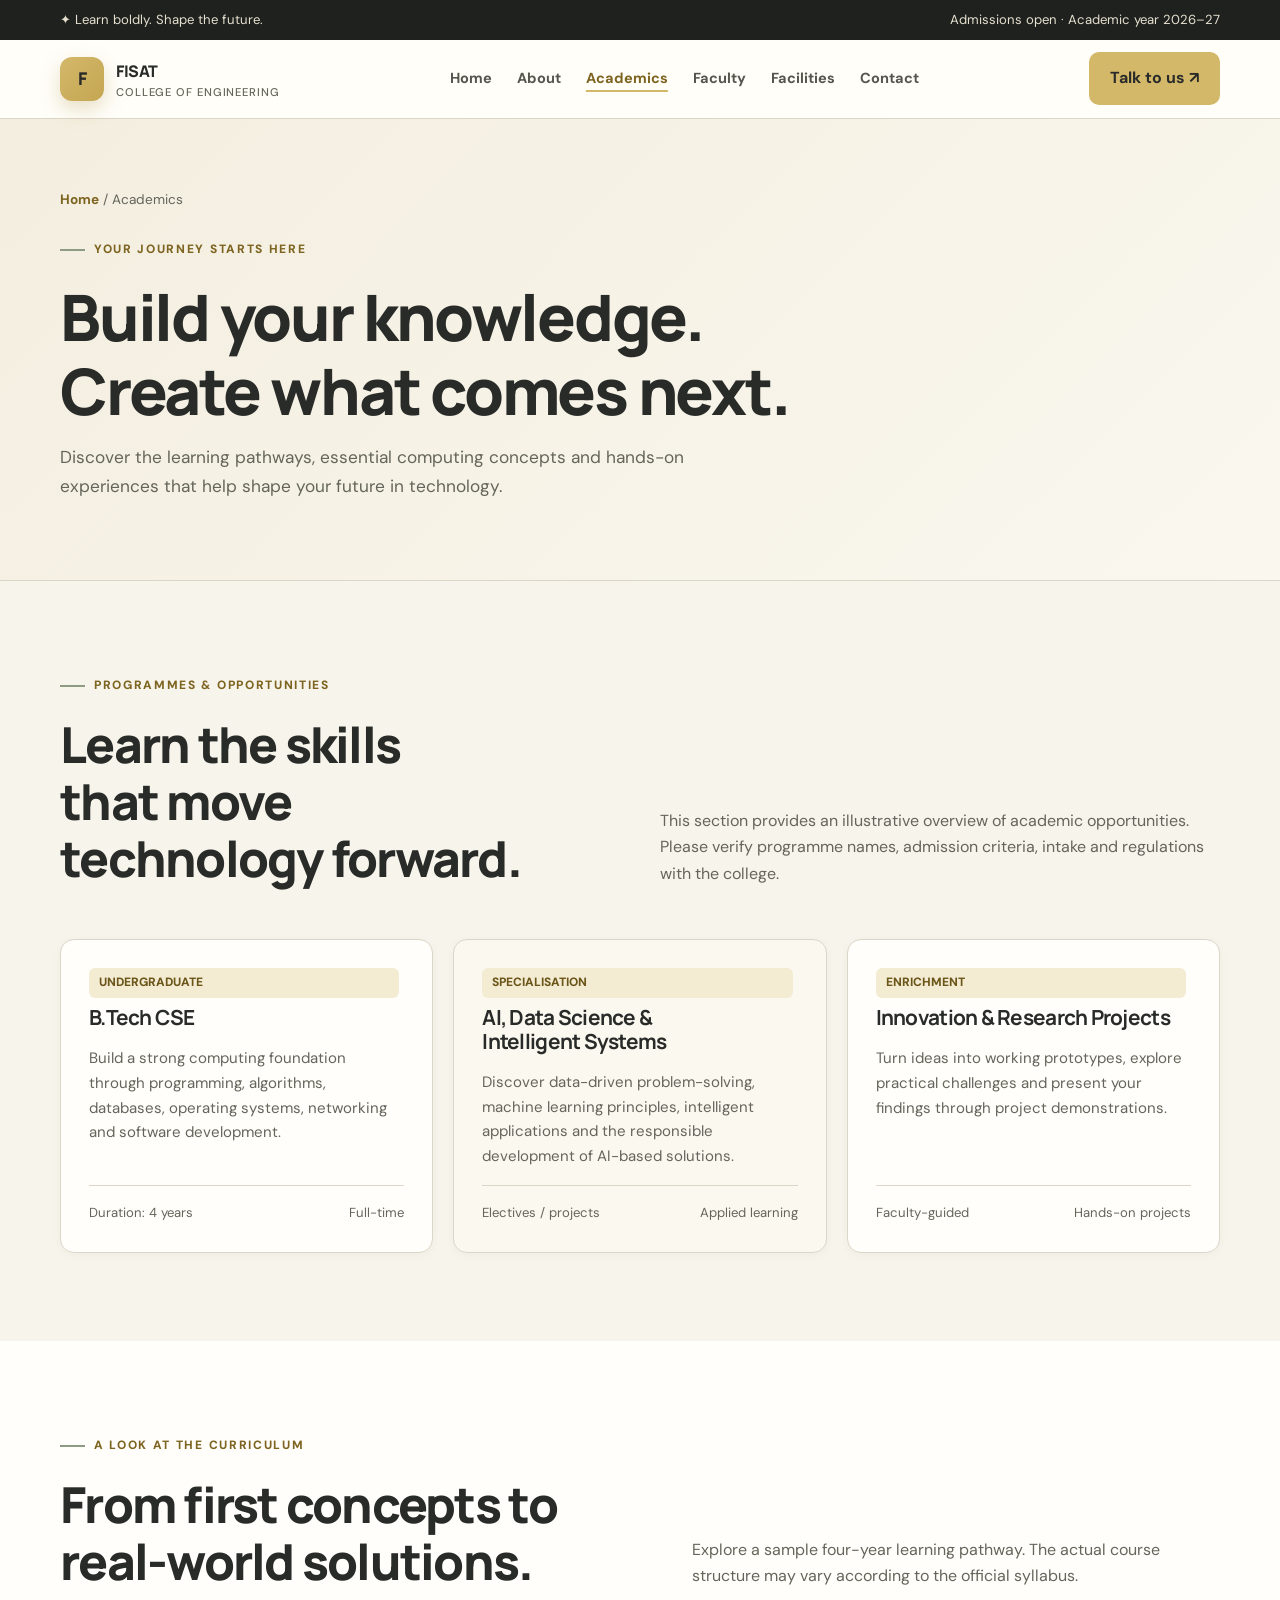
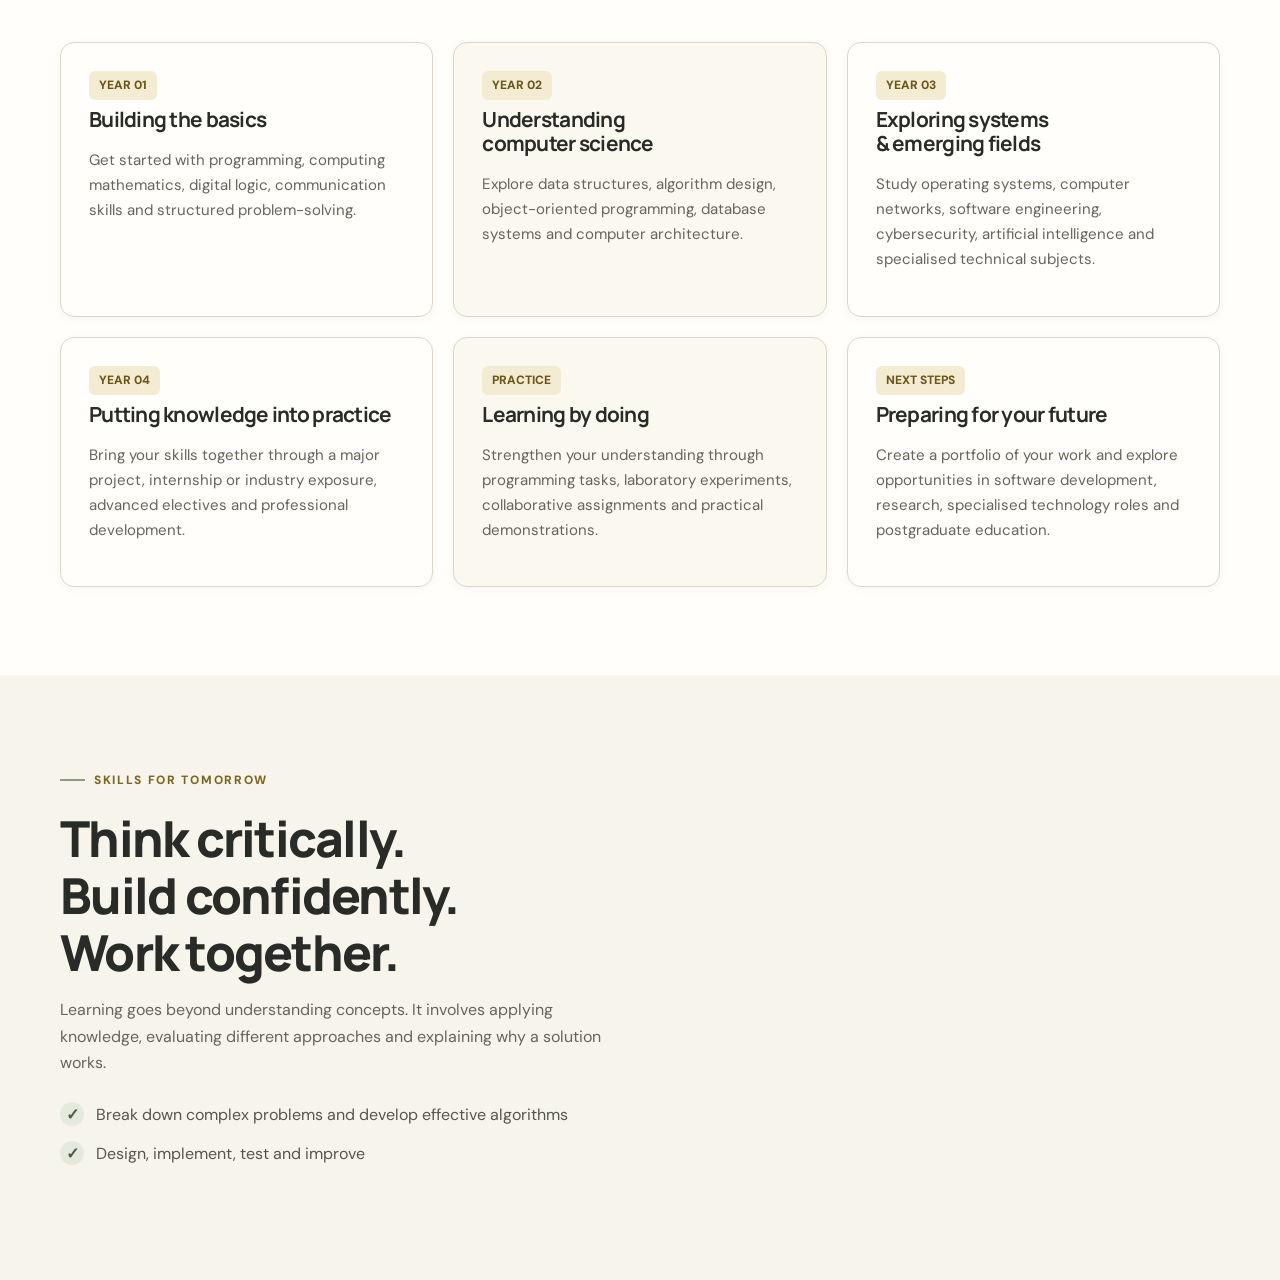
<file: academics.html>
<!doctype html>
<html lang="en">
  <head>
    <meta charset="UTF-8" />
    <meta name="viewport" content="width=device-width, initial-scale=1.0" />
    <meta
      name="description"
      content="Discover the B.Tech Computer Science and Engineering department at Federal Institute of Science and Technology, including its curriculum, learning opportunities and academic resources."
    />
    <title>Academics | Federal Institute of Science and Technology</title>
    <link rel="stylesheet" href="style.css" />
  </head>
  <body>
    <div class="topbar">
      <div class="container">
        <span>✦ Learn boldly. Shape the future.</span>
        <span>Admissions open · Academic year 2026–27</span>
      </div>
    </div>

    <header class="navbar">
      <div class="container nav-inner">
        <a class="brand" href="index.html">
          <span class="brand-mark">F</span>
          <span>FISAT <small>College of Engineering</small></span>
        </a>

        <button
          class="menu-toggle"
          aria-label="Toggle navigation"
          aria-expanded="false"
        >
          ☰
        </button>

        <nav class="nav-links" aria-label="Main navigation">
          <a href="index.html" data-page="index">Home</a>
          <a href="about.html" data-page="about">About</a>
          <a href="academics.html" data-page="academics" class="active">Academics</a>
          <a href="faculty.html" data-page="faculty">Faculty</a>
          <a href="facilities.html" data-page="facilities">Facilities</a>
          <a href="contact.html" data-page="contact">Contact</a>
        </nav>

        <a class="nav-cta" href="contact.html">Talk to us ↗</a>
      </div>
    </header>

    <main>
      <section class="page-hero">
        <div class="container">
          <div class="breadcrumbs">
            <a href="index.html">Home</a> / Academics
          </div>

          <span class="eyebrow">Your journey starts here</span>
          <h1>Build your knowledge.<br />Create what comes next.</h1>
          <p>
            Discover the learning pathways, essential computing concepts and
            hands-on experiences that help shape your future in technology.
          </p>
        </div>
      </section>

      <section class="section">
        <div class="container">
          <div class="section-head">
            <div>
              <span class="eyebrow">Programmes & opportunities</span>
              <h2>Learn the skills that move technology forward.</h2>
            </div>
            <p>
              This section provides an illustrative overview of academic
              opportunities. Please verify programme names, admission criteria,
              intake and regulations with the college.
            </p>
          </div>

          <div class="cards">
            <article class="card programme">
              <span class="tag">UNDERGRADUATE</span>
              <h3>B.Tech CSE</h3>
              <p>
                Build a strong computing foundation through programming,
                algorithms, databases, operating systems, networking and
                software development.
              </p>
              <div class="meta">
                <span>Duration: 4 years</span>
                <span>Full-time</span>
              </div>
            </article>

            <article class="card programme">
              <span class="tag">SPECIALISATION</span>
              <h3>AI, Data Science & Intelligent Systems</h3>
              <p>
                Discover data-driven problem-solving, machine learning
                principles, intelligent applications and the responsible
                development of AI-based solutions.
              </p>
              <div class="meta">
                <span>Electives / projects</span>
                <span>Applied learning</span>
              </div>
            </article>

            <article class="card programme">
              <span class="tag">ENRICHMENT</span>
              <h3>Innovation & Research Projects</h3>
              <p>
                Turn ideas into working prototypes, explore practical
                challenges and present your findings through project
                demonstrations.
              </p>
              <div class="meta">
                <span>Faculty-guided</span>
                <span>Hands-on projects</span>
              </div>
            </article>
          </div>
        </div>
      </section>

      <section class="section section-white" id="curriculum">
        <div class="container">
          <div class="section-head">
            <div>
              <span class="eyebrow">A look at the curriculum</span>
              <h2>From first concepts to real-world solutions.</h2>
            </div>
            <p>
              Explore a sample four-year learning pathway. The actual course
              structure may vary according to the official syllabus.
            </p>
          </div>

          <div class="cards">
            <article class="card">
              <span class="tag">YEAR 01</span>
              <h3>Building the basics</h3>
              <p>
                Get started with programming, computing mathematics, digital
                logic, communication skills and structured problem-solving.
              </p>
            </article>

            <article class="card">
              <span class="tag">YEAR 02</span>
              <h3>Understanding computer science</h3>
              <p>
                Explore data structures, algorithm design, object-oriented
                programming, database systems and computer architecture.
              </p>
            </article>

            <article class="card">
              <span class="tag">YEAR 03</span>
              <h3>Exploring systems & emerging fields</h3>
              <p>
                Study operating systems, computer networks, software
                engineering, cybersecurity, artificial intelligence and
                specialised technical subjects.
              </p>
            </article>

            <article class="card">
              <span class="tag">YEAR 04</span>
              <h3>Putting knowledge into practice</h3>
              <p>
                Bring your skills together through a major project, internship
                or industry exposure, advanced electives and professional
                development.
              </p>
            </article>

            <article class="card">
              <span class="tag">PRACTICE</span>
              <h3>Learning by doing</h3>
              <p>
                Strengthen your understanding through programming tasks,
                laboratory experiments, collaborative assignments and
                practical demonstrations.
              </p>
            </article>

            <article class="card">
              <span class="tag">NEXT STEPS</span>
              <h3>Preparing for your future</h3>
              <p>
                Create a portfolio of your work and explore opportunities in
                software development, research, specialised technology roles
                and postgraduate education.
              </p>
            </article>
          </div>
        </div>
      </section>

      <section class="section">
        <div class="container split">
          <div>
            <span class="eyebrow">Skills for tomorrow</span>
            <h2>Think critically. Build confidently. Work together.</h2>
            <p>
              Learning goes beyond understanding concepts. It involves applying
              knowledge, evaluating different approaches and explaining why a
              solution works.
            </p>

            <ul class="check-list">
              <li>Break down complex problems and develop effective algorithms</li>
              <li>Design, implement, test and improve
</file>
<file: style.css>
@import url("https://fonts.googleapis.com/css2?family=DM+Sans:wght@400;500;600;700&family=Manrope:wght@400;500;600;700;800&display=swap");

/* ==========================================================================
   Palette
   Original variable names are kept so every existing reference still works.
   --navy  → deep charcoal   --blue → readable mustard ink (text/links)
   --cyan  → sage            --paper → warm ivory
   ========================================================================== */
:root {
  --navy: #292b29;
  --blue: #7d6420;
  --cyan: #8d9b83;
  --ink: #292b29;
  --muted: #65655b;
  --paper: #f7f4ec;
  --white: #fffefa;
  --line: #dcd6c8;
  --shadow: 0 18px 44px rgba(58, 48, 24, 0.11);
  --radius: 14px;

  /* Extended palette */
  --mustard: #d4b86a;
  --mustard-deep: #a98c3a;
  --mustard-tint: #f3ecd3;
  --sage: #8d9b83;
  --sage-tint: #e5eadf;
  --sage-deep: #4f5e46;
  --stone: #dcd6c8;
  --terracotta: #b8755d;
  --terracotta-deep: #8f5340;
  --terracotta-tint: #f4e5de;
  --charcoal-deep: #1f211f;
}
* {
  box-sizing: border-box;
}
html {
  scroll-behavior: smooth;
  scroll-padding-top: 90px;
}
body {
  margin: 0;
  font-family: "DM Sans", sans-serif;
  color: var(--ink);
  background: var(--paper);
  line-height: 1.65;
  -webkit-font-smoothing: antialiased;
}
::selection {
  background: rgba(212, 184, 106, 0.45);
  color: var(--navy);
}
h1,
h2,
h3,
h4 {
  font-family: Manrope, sans-serif;
  line-height: 1.15;
  letter-spacing: -0.035em;
  margin: 0 0 16px;
  font-weight: 700;
}
h1,
h2 {
  font-weight: 800;
}
h1,
h2,
h3 {
  text-wrap: balance;
}
h1 {
  font-size: clamp(2.7rem, 6vw, 5.1rem);
}
h2 {
  font-size: clamp(2rem, 4vw, 3.1rem);
}
h3 {
  font-size: 1.3rem;
}
p {
  margin: 0 0 16px;
  color: var(--muted);
}
a {
  color: inherit;
  text-decoration: none;
}
.container {
  width: min(1160px, calc(100% - 40px));
  margin: auto;
}

/* Keyboard focus (visible, palette-matched) */
.nav-links a:focus-visible,
.btn:focus-visible,
.nav-cta:focus-visible,
.menu-toggle:focus-visible,
.text-link:focus-visible,
.faq summary:focus-visible,
.footer a:focus-visible {
  outline: 2px solid var(--mustard-deep);
  outline-offset: 3px;
  border-radius: 6px;
}

/* ---------- Top bar & navigation ---------- */
.topbar {
  background: var(--charcoal-deep);
  color: #e6e0cf;
  font-size: 0.82rem;
  padding: 9px 0;
}
.topbar .container {
  display: flex;
  justify-content: space-between;
  gap: 12px;
  flex-wrap: wrap;
}
.navbar {
  background: rgba(255, 254, 250, 0.94);
  backdrop-filter: blur(16px);
  border-bottom: 1px solid var(--line);
  position: sticky;
  top: 0;
  z-index: 20;
}
.nav-inner {
  min-height: 78px;
  display: flex;
  align-items: center;
  justify-content: space-between;
  gap: 24px;
}
.brand {
  display: flex;
  align-items: center;
  gap: 12px;
  font-family: Manrope, sans-serif;
  font-weight: 800;
  letter-spacing: -0.03em;
}
.brand-mark {
  width: 44px;
  height: 44px;
  display: grid;
  place-items: center;
  border-radius: 12px;
  color: var(--navy);
  background: linear-gradient(135deg, var(--mustard), #c4a652);
  font-size: 1.1rem;
  box-shadow: 0 8px 20px rgba(169, 140, 58, 0.28);
}
.brand small {
  display: block;
  font: 500 0.7rem "DM Sans";
  letter-spacing: 0.08em;
  color: var(--muted);
  text-transform: uppercase;
}
.nav-links {
  display: flex;
  align-items: center;
  gap: 25px;
}
.nav-links a {
  font-size: 0.91rem;
  font-weight: 700;
  color: #55564d;
  transition: 0.2s;
  text-decoration: underline;
  text-decoration-color: transparent;
  text-decoration-thickness: 2px;
  text-underline-offset: 7px;
}
.nav-links a:hover,
.nav-links a.active {
  color: var(--blue);
  text-decoration-color: var(--mustard);
}

/* ---------- Buttons ---------- */
.nav-cta,
.btn {
  display: inline-flex;
  align-items: center;
  justify-content: center;
  gap: 10px;
  border: 0;
  border-radius: 10px;
  padding: 13px 21px;
  background: var(--mustard);
  color: var(--navy);
  font-weight: 700;
  cursor: pointer;
  transition:
    transform 0.2s,
    box-shadow 0.2s,
    background-color 0.2s,
    border-color 0.2s;
}
.nav-cta:hover,
.btn:hover {
  transform: translateY(-1px);
  background: #dec77f;
  box-shadow: 0 10px 22px rgba(169, 140, 58, 0.28);
}
.nav-cta:active,
.btn:active {
  transform: translateY(0);
  background: #c9ab55;
  box-shadow: none;
}
.btn-light {
  background: var(--white);
  color: var(--navy);
  border: 1px solid var(--line);
}
.btn-light:hover {
  background: var(--white);
  border-color: var(--mustard-deep);
  box-shadow: 0 10px 22px rgba(58, 48, 24, 0.1);
}
.btn-outline {
  background: transparent;
  border: 1px solid #c4bca8;
  color: var(--navy);
}
.btn-outline:hover {
  background: rgba(212, 184, 106, 0.16);
  border-color: var(--mustard-deep);
  box-shadow: none;
}
.menu-toggle {
  display: none;
  background: none;
  border: 0;
  font-size: 1.7rem;
  color: var(--navy);
}

/* ---------- Eyebrow ---------- */
.eyebrow {
  display: inline-flex;
  align-items: center;
  gap: 9px;
  color: var(--blue);
  font-weight: 800;
  text-transform: uppercase;
  letter-spacing: 0.14em;
  font-size: 0.75rem;
  margin-bottom: 20px;
}
.eyebrow:before {
  content: "";
  width: 25px;
  height: 2px;
  background: var(--cyan);
}

/* ---------- Hero ---------- */
.hero {
  position: relative;
  overflow: hidden;
  padding: 90px 0 76px;
  background:
    radial-gradient(circle at 82% 25%, rgba(212, 184, 106, 0.24) 0, transparent 30%),
    linear-gradient(135deg, #f9f6ee, #f1ecdd);
}
.hero-grid {
  display: grid;
  grid-template-columns: 1.08fr 0.92fr;
  align-items: center;
  gap: 54px;
}
.hero p {
  font-size: 1.12rem;
  max-width: 610px;
}
.hero-actions {
  display: flex;
  gap: 12px;
  flex-wrap: wrap;
  margin: 28px 0 34px;
}
.hero-note {
  display: flex;
  align-items: center;
  gap: 12px;
  font-size: 0.9rem;
  color: #66665c;
}
.avatar-stack {
  display: flex;
}
.avatar-stack span {
  width: 34px;
  height: 34px;
  border-radius: 50%;
  display: grid;
  place-items: center;
  background: var(--sage-tint);
  border: 3px solid var(--white);
  margin-left: -8px;
  font-size: 0.7rem;
  font-weight: 800;
  color: var(--sage-deep);
}
.avatar-stack span:first-child {
  margin-left: 0;
}
.hero-art {
  position: relative;
  min-height: 430px;
  border-radius: 20px;
  overflow: hidden;
  background:
    radial-gradient(circle at 88% 8%, rgba(212, 184, 106, 0.22), transparent 42%),
    linear-gradient(145deg, #292b29, #343830 55%, #566150);
  box-shadow: 0 30px 70px rgba(41, 43, 41, 0.24);
  padding: 35px;
  color: var(--white);
  display: flex;
  flex-direction: column;
  justify-content: space-between;
}
.hero-art:before,
.hero-art:after {
  content: "";
  position: absolute;
  border: 1px solid rgba(212, 184, 106, 0.3);
  border-radius: 50%;
  width: 340px;
  height: 340px;
  right: -80px;
  top: -80px;
}
.hero-art:after {
  width: 240px;
  height: 240px;
  right: 10px;
  top: 30px;
}
.art-kicker,
.art-title,
.art-bottom {
  position: relative;
  z-index: 1;
}
.art-kicker {
  font-size: 0.8rem;
  letter-spacing: 0.15em;
  text-transform: uppercase;
  color: var(--mustard);
}
.art-title {
  font: 800 clamp(2rem, 4vw, 3.4rem) Manrope;
  max-width: 370px;
}
.art-bottom {
  display: flex;
  justify-content: space-between;
  align-items: end;
  gap: 15px;
}
.art-symbol {
  font-size: 5rem;
  line-height: 1;
  filter: drop-shadow(0 12px 20px rgba(0, 0, 0, 0.35));
}
.art-stat {
  padding: 15px 18px;
  background: rgba(255, 254, 250, 0.09);
  border: 1px solid rgba(255, 254, 250, 0.2);
  border-radius: 12px;
  backdrop-filter: blur(10px);
}
.art-stat strong {
  display: block;
  font: 800 1.8rem Manrope;
}
.art-stat span {
  font-size: 0.78rem;
  color: #e8e2d0;
}

/* ---------- Stats ---------- */
.stats {
  position: relative;
  margin-top: -1px;
  background: var(--white);
  border-bottom: 1px solid var(--line);
}
.stats-grid {
  display: grid;
  grid-template-columns: repeat(4, 1fr);
  padding: 27px 0;
}
.stat {
  padding: 5px 25px;
  border-right: 1px solid var(--line);
}
.stat:first-child {
  padding-left: 0;
}
.stat:last-child {
  border: 0;
}
.stat strong {
  display: block;
  font: 800 2rem Manrope;
  color: var(--navy);
}
.stat span {
  font-size: 0.85rem;
  color: var(--muted);
}

/* ---------- Sections ---------- */
.section {
  padding: 88px 0;
}
.section-white {
  background: var(--white);
}
.section-head {
  display: flex;
  justify-content: space-between;
  align-items: end;
  gap: 30px;
  margin-bottom: 36px;
}
.section-head > div {
  max-width: 650px;
}
.section-head p {
  max-width: 560px;
}
.text-link {
  color: var(--blue);
  font-weight: 800;
  text-decoration: underline;
  text-decoration-color: var(--mustard);
  text-decoration-thickness: 2px;
  text-underline-offset: 5px;
  transition: color 0.2s;
}
.text-link:hover {
  color: var(--navy);
}

/* ---------- Cards ---------- */
.cards {
  display: grid;
  grid-template-columns: repeat(3, 1fr);
  gap: 20px;
}
.card {
  background: var(--white);
  border: 1px solid var(--line);
  border-radius: var(--radius);
  padding: 28px;
  box-shadow: 0 2px 10px rgba(58, 48, 24, 0.04);
  transition: 0.25s;
}
.card:hover {
  transform: translateY(-2px);
  border-color: #cbc2a9;
  box-shadow: var(--shadow);
}
.cards .card:nth-child(3n + 2) {
  background: #fbf8f0;
}
.icon-box {
  width: 52px;
  height: 52px;
  border-radius: 12px;
  display: grid;
  place-items: center;
  background: var(--mustard-tint);
  color: var(--blue);
  font-size: 1.45rem;
  margin-bottom: 23px;
}
.cards .card:nth-child(3n + 2) .icon-box {
  background: var(--sage-tint);
  color: var(--sage-deep);
}
.cards .card:nth-child(3n) .icon-box {
  background: var(--terracotta-tint);
  color: var(--terracotta-deep);
}
.card p {
  font-size: 0.94rem;
}
.tag {
  display: inline-block;
  background: var(--mustard-tint);
  color: #6b5519;
  border-radius: 6px;
  padding: 5px 10px;
  font-size: 0.75rem;
  font-weight: 800;
  margin: 0 5px 8px 0;
}

/* ---------- Split / visual panel ---------- */
.split {
  display: grid;
  grid-template-columns: 1fr 1fr;
  gap: 60px;
  align-items: center;
}
.visual-panel {
  min-height: 390px;
  background: linear-gradient(140deg, #e6e9de, #f2efe2);
  border: 1px solid var(--line);
  border-radius: 20px;
  padding: 32px;
  position: relative;
  overflow: hidden;
}
.visual-panel .orb {
  position: absolute;
  width: 270px;
  height: 270px;
  border-radius: 50%;
  background: linear-gradient(135deg, var(--mustard), var(--terracotta));
  right: -30px;
  bottom: -70px;
  opacity: 0.92;
}
.visual-panel .mini-card {
  position: relative;
  z-index: 1;
  background: var(--white);
  border: 1px solid var(--line);
  border-radius: 14px;
  padding: 22px;
  width: min(290px, 90%);
  box-shadow: var(--shadow);
  margin: 18px 0;
}
.mini-card strong {
  font: 800 1.25rem Manrope;
  display: block;
}
.mini-card small {
  color: var(--muted);
}
.check-list {
  list-style: none;
  padding: 0;
  margin: 25px 0;
}
.check-list li {
  margin: 13px 0;
  color: #55564d;
  display: flex;
  gap: 12px;
}
.check-list li:before {
  content: "✓";
  display: grid;
  place-items: center;
  flex: 0 0 24px;
  height: 24px;
  border-radius: 50%;
  background: var(--sage-tint);
  color: var(--sage-deep);
  font-weight: 900;
}

/* ---------- Banner ---------- */
.banner {
  background: linear-gradient(120deg, #292b29, #3a3f36);
  color: var(--white);
  border-radius: 18px;
  padding: 44px;
  display: flex;
  align-items: center;
  justify-content: space-between;
  gap: 25px;
  box-shadow: inset 4px 0 0 var(--mustard);
}
.banner h2 {
  max-width: 620px;
}
.banner p {
  color: #d6d0bf;
}

/* ---------- Page heroes ---------- */
.page-hero {
  padding: 70px 0 64px;
  background: linear-gradient(135deg, #f3eedf, #faf7ef);
  border-bottom: 1px solid var(--line);
}
.page-hero h1 {
  font-size: clamp(2.6rem, 5vw, 4.3rem);
  max-width: 850px;
}
.breadcrumbs {
  font-size: 0.85rem;
  color: var(--muted);
  margin-bottom: 22px;
}
.breadcrumbs a {
  color: var(--blue);
  font-weight: 700;
}
.page-hero p {
  max-width: 680px;
  font-size: 1.08rem;
}
.faculty-hero {
  position: relative;
  overflow: hidden;
  color: var(--white);
  background:
    radial-gradient(ellipse at 88% 18%, rgba(212, 184, 106, 0.16), transparent 34%),
    linear-gradient(112deg, #292b29 0%, #343a33 58%, #4b5646 100%);
}
.faculty-hero .container {
  position: relative;
  z-index: 1;
}
.faculty-hero .breadcrumbs {
  color: #d3cdbb;
}
.faculty-hero .breadcrumbs a {
  color: var(--mustard);
}
.faculty-hero .eyebrow {
  color: var(--mustard);
}
.faculty-hero .eyebrow:before {
  background: var(--mustard);
}
.faculty-hero h1 {
  letter-spacing: 0;
}
.faculty-hero p {
  color: #e0dac8;
}

/* ---------- Faculty profiles ---------- */
.faculty-cards {
  grid-template-columns: repeat(auto-fit, minmax(min(100%, 290px), 1fr));
  gap: 24px;
}
.profile {
  padding: 0;
  overflow: hidden;
  border-radius: 10px;
}
.profile-top {
  height: 250px;
  position: relative;
  overflow: hidden;
  background: #d9d8cc;
}
.profile-top:after {
  content: "";
  position: absolute;
  inset: 35% 0 0;
  background: linear-gradient(transparent, rgba(31, 33, 31, 0.66));
  pointer-events: none;
}
.profile-top img {
  width: 100%;
  height: 100%;
  display: block;
  object-fit: cover;
  object-position: center 36%;
  transition: transform 0.45s ease;
}
.profile:hover .profile-top img {
  transform: scale(1.04);
}
.portrait-caption {
  position: absolute;
  z-index: 1;
  left: 20px;
  bottom: 17px;
  color: var(--white);
  font-size: 0.76rem;
  font-weight: 700;
  letter-spacing: 0.06em;
  text-transform: uppercase;
}
.profile-body {
  padding: 23px 24px 25px;
}
.profile-body p {
  margin-bottom: 10px;
}
.profile-body .role {
  font-size: 0.72rem;
  color: var(--blue);
  font-weight: 800;
  letter-spacing: 0.08em;
}
.faculty-notice {
  border-left: 3px solid var(--sage);
}

/* ---------- Programmes & facilities ---------- */
.programme {
  display: flex;
  flex-direction: column;
}
.programme .meta {
  display: flex;
  justify-content: space-between;
  gap: 10px;
  color: var(--muted);
  font-size: 0.82rem;
  border-top: 1px solid var(--line);
  padding-top: 16px;
  margin-top: auto;
}
.facility-art {
  height: 160px;
  border-radius: 12px;
  background: linear-gradient(135deg, #eee8d6, #e2e6d8);
  display: grid;
  place-items: center;
  font-size: 4rem;
  margin-bottom: 22px;
}

/* ---------- Contact & forms ---------- */
.contact-grid {
  display: grid;
  grid-template-columns: 0.85fr 1.15fr;
  gap: 25px;
}
.contact-item {
  display: flex;
  gap: 14px;
  margin: 25px 0;
}
.contact-item .icon-box {
  flex: 0 0 48px;
  width: 48px;
  height: 48px;
  margin: 0;
}
.form-card {
  background: var(--white);
  border: 1px solid var(--line);
  border-radius: 16px;
  padding: 32px;
  box-shadow: var(--shadow);
}
.form-grid {
  display: grid;
  grid-template-columns: 1fr 1fr;
  gap: 16px;
}
.field {
  display: flex;
  flex-direction: column;
  gap: 7px;
  margin-bottom: 16px;
}
.field label {
  font-size: 0.86rem;
  font-weight: 800;
  color: var(--navy);
}
.field input,
.field select,
.field textarea {
  width: 100%;
  padding: 13px 14px;
  border: 1px solid #d3ccba;
  border-radius: 8px;
  font: inherit;
  color: var(--ink);
  background: #fbf9f2;
  outline: none;
  transition:
    border-color 0.2s,
    box-shadow 0.2s,
    background-color 0.2s;
}
.field input::placeholder,
.field textarea::placeholder {
  color: #716f61;
  opacity: 1;
}
.field input:hover,
.field select:hover,
.field textarea:hover {
  border-color: #bdb49c;
}
.field input:focus,
.field select:focus,
.field textarea:focus {
  border-color: var(--mustard-deep);
  background: var(--white);
  box-shadow: 0 0 0 3px rgba(212, 184, 106, 0.38);
}
.field textarea {
  min-height: 130px;
  resize: vertical;
}
.notice {
  padding: 14px 16px;
  border-radius: 8px;
  background: var(--sage-tint);
  border: 1px solid #cbd4c2;
  color: #3f5236;
  margin-top: 14px;
  display: none;
}

/* ---------- Footer ---------- */
.footer {
  background: var(--charcoal-deep);
  color: var(--paper);
  padding: 56px 0 24px;
}
.footer-grid {
  display: grid;
  grid-template-columns: 1.5fr 1fr 1fr 1fr;
  gap: 35px;
  padding-bottom: 35px;
}
.footer p,
.footer a {
  color: #b9b4a3;
  font-size: 0.9rem;
  transition: color 0.2s;
}
.footer .brand small {
  color: #a09c8c;
}
.footer h4 {
  font-size: 1rem;
  letter-spacing: 0;
  margin-bottom: 18px;
  color: var(--paper);
}
.footer-links {
  display: grid;
  gap: 10px;
}
.footer a:hover {
  color: var(--mustard);
}
.footer-bottom {
  border-top: 1px solid #3b3e3a;
  padding-top: 20px;
  display: flex;
  justify-content: space-between;
  gap: 15px;
  flex-wrap: wrap;
  color: #a09c8c;
  font-size: 0.82rem;
}

/* ---------- FAQ & notices ---------- */
.faq {
  border-bottom: 1px solid var(--line);
  padding: 18px 0;
}
.faq summary {
  font-weight: 800;
  cursor: pointer;
  transition: color 0.2s;
}
.faq summary:hover {
  color: var(--blue);
}
.faq p {
  margin: 12px 0 0;
}
.notice-box {
  padding: 18px 20px;
  background: #f6efd8;
  border: 1px solid #e6d9a8;
  border-radius: 10px;
  color: #6b5519;
  font-size: 0.9rem;
}

/* ==========================================================================
   Responsive
   ========================================================================== */
@media (max-width: 900px) {
  .nav-links {
    gap: 14px;
  }
  .nav-links a {
    font-size: 0.83rem;
  }
  .hero-grid,
  .split,
  .contact-grid {
    grid-template-columns: 1fr;
  }
  .hero-art {
    min-height: 360px;
  }
  .cards {
    grid-template-columns: repeat(2, 1fr);
  }
  .footer-grid {
    grid-template-columns: repeat(2, 1fr);
  }
}
@media (max-width: 700px) {
  .topbar .container {
    justify-content: center;
    text-align: center;
  }
  .nav-inner {
    min-height: 70px;
  }
  .menu-toggle {
    display: block;
  }
  .nav-cta {
    display: none;
  }
  .nav-links {
    display: none;
    position: absolute;
    top: 70px;
    left: 0;
    right: 0;
    background: var(--white);
    padding: 18px 22px 24px;
    border-bottom: 1px solid var(--line);
    box-shadow: var(--shadow);
    flex-direction: column;
    align-items: stretch;
  }
  .nav-links.open {
    display: flex;
  }
  .nav-links a {
    padding: 8px 0;
    font-size: 0.95rem;
  }
  .hero {
    padding: 60px 0;
  }
  .hero-grid {
    gap: 30px;
  }
  .hero-art {
    min-height: 330px;
    padding: 25px;
  }
  .stats-grid {
    grid-template-columns: repeat(2, 1fr);
    gap: 18px;
  }
  .stat {
    padding: 8px 12px;
    border: 0;
  }
  .stat:first-child {
    padding-left: 12px;
  }
  .section {
    padding: 64px 0;
  }
  .section-head {
    display: block;
  }
  .cards {
    grid-template-columns: 1fr;
  }
  .banner {
    padding: 30px;
    display: block;
  }
  .banner .btn {
    margin-top: 10px;
  }
  .form-grid {
    grid-template-columns: 1fr;
  }
  .footer-grid {
    grid-template-columns: 1fr 1fr;
    gap: 25px;
  }
  .page-hero {
    padding: 52px 0;
  }
  .visual-panel {
    min-height: 330px;
  }
}
@media (prefers-reduced-motion: reduce) {
  html {
    scroll-behavior: auto;
  }
  *,
  *:before,
  *:after {
    transition: none !important;
  }
}
</file>
